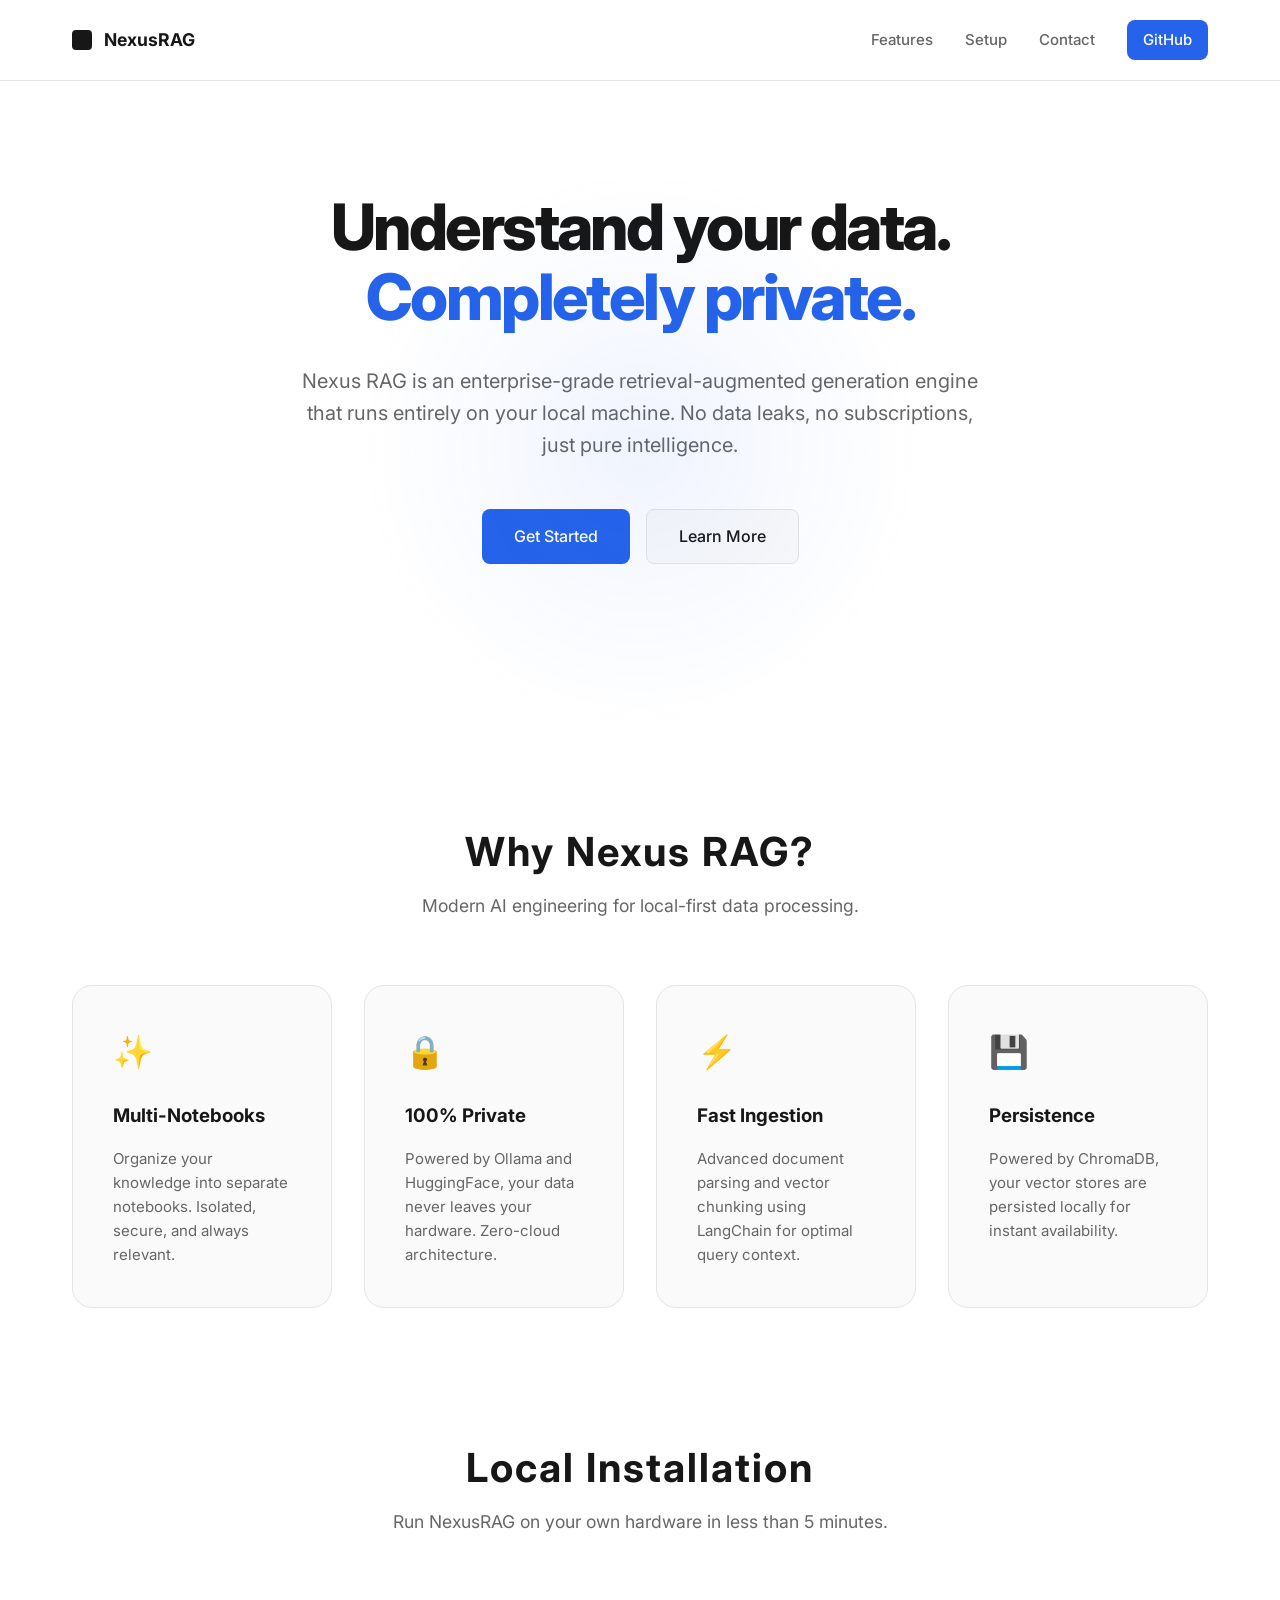
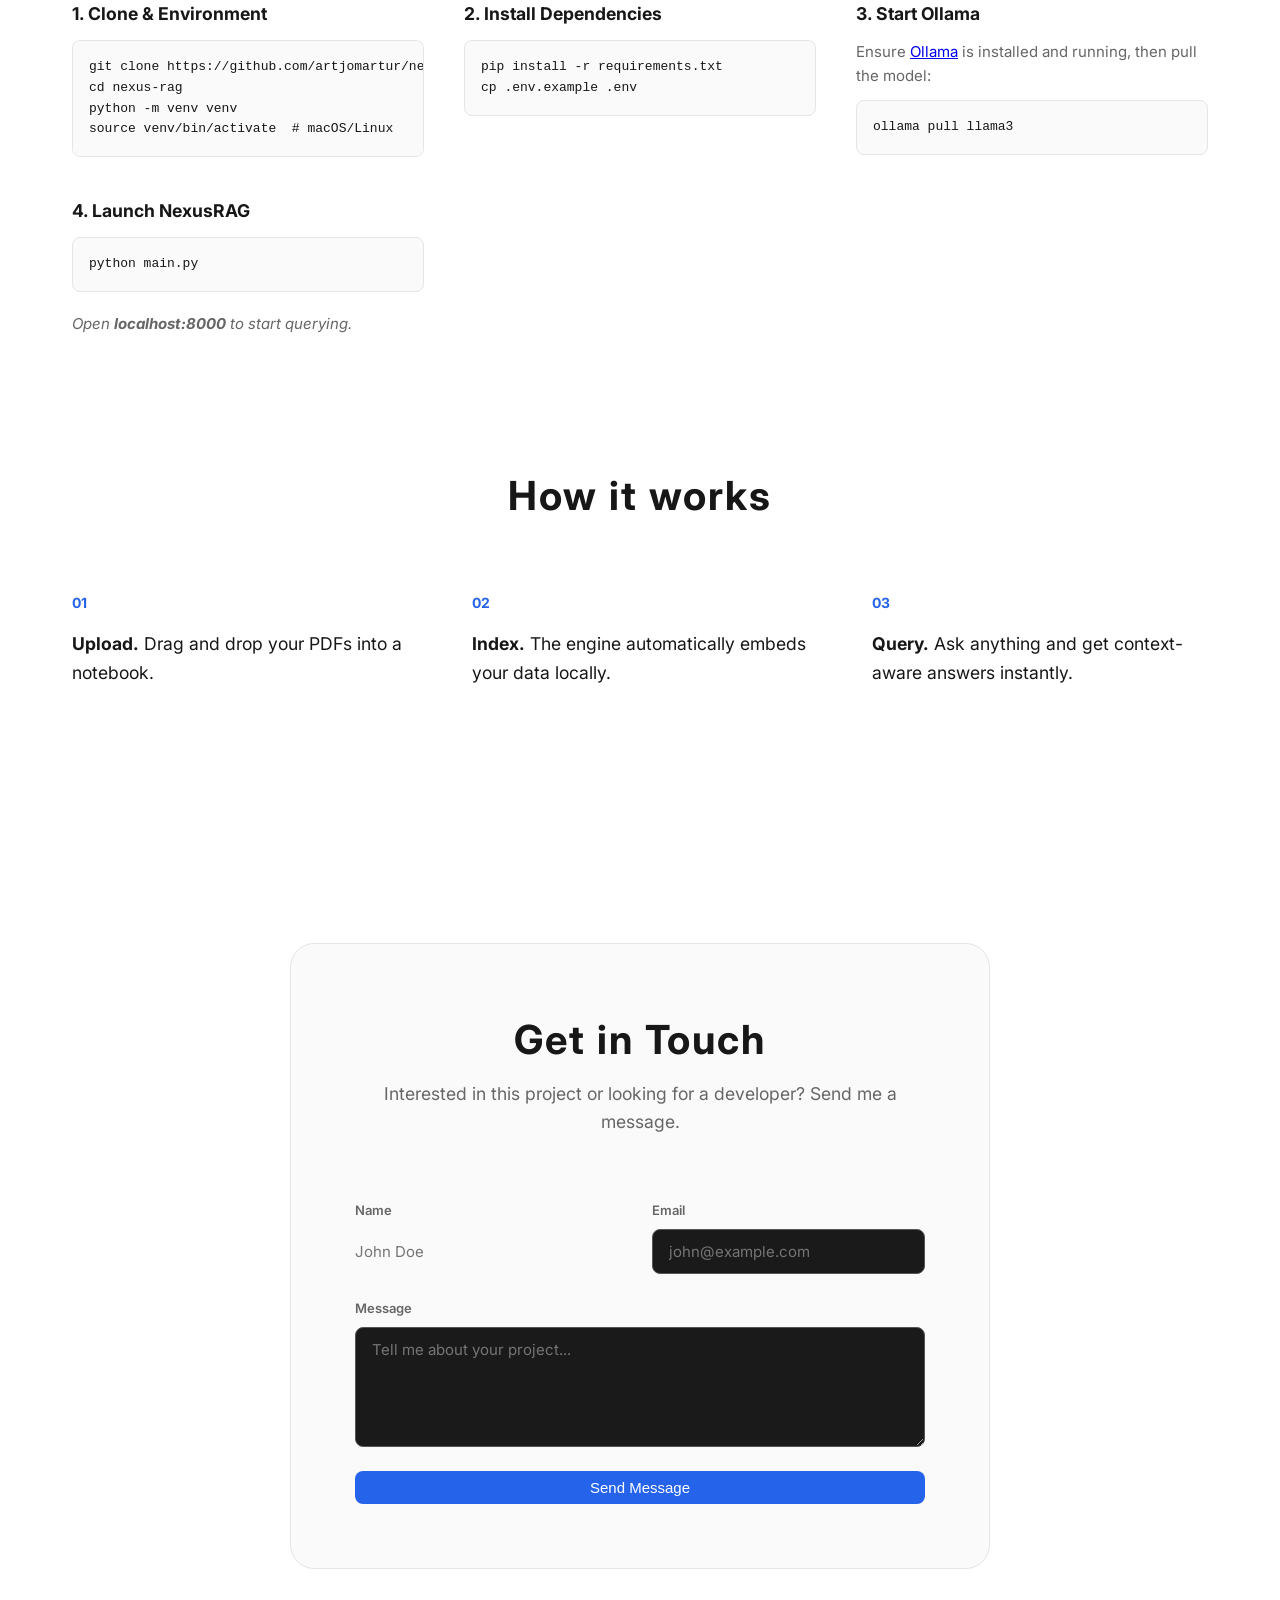
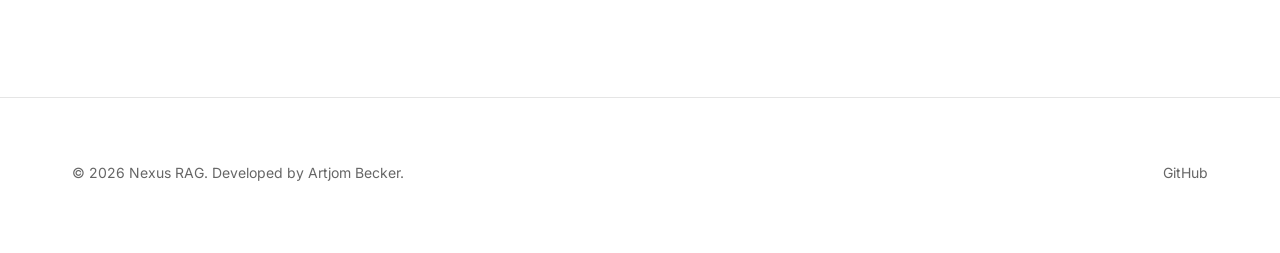
<file: static/index.html>
<!DOCTYPE html>
<html lang="en">
<head>
    <meta charset="UTF-8">
    <meta name="viewport" content="width=device-width, initial-scale=1.0">
    <title>Nexus RAG | Private Intelligence Engine</title>
    <link href="https://fonts.googleapis.com/css2?family=Inter:wght@400;500;600;700&display=swap" rel="stylesheet">
    <link rel="icon" type="image/png" href="favicon.png">
    <link rel="stylesheet" href="styles.css">
</head>
<body class="landing-page">
    <nav class="navbar">
        <div class="container nav-content">
            <div class="logo">
                <span class="logo-icon"></span>
                <span>NexusRAG</span>
            </div>
            <div class="nav-links">
                <a href="#features">Features</a>
                <a href="#setup">Setup</a>
                <a href="#contact">Contact</a>
                <a href="https://github.com/artjomartur/nexus-rag" target="_blank" class="btn primary">GitHub</a>
            </div>
        </div>
    </nav>

    <header class="hero">
        <div class="container hero-content">
            <h1 class="fade-in">Understand your data. <br><span class="highlight">Completely private.</span></h1>
            <p class="fade-in delay-1">Nexus RAG is an enterprise-grade retrieval-augmented generation engine that runs entirely on your local machine. No data leaks, no subscriptions, just pure intelligence.</p>
            <div class="hero-actions fade-in delay-2">
                <a href="#setup" class="btn primary lg">Get Started</a>
                <a href="#features" class="btn secondary lg">Learn More</a>
            </div>
        </div>
    </header>

    <section id="features" class="features">
        <div class="container">
            <div class="section-title">
                <h2>Why Nexus RAG?</h2>
                <p>Modern AI engineering for local-first data processing.</p>
            </div>
            <div class="feature-grid">
                <div class="feature-card">
                    <div class="feature-icon">✨</div>
                    <h3>Multi-Notebooks</h3>
                    <p>Organize your knowledge into separate notebooks. Isolated, secure, and always relevant.</p>
                </div>
                <div class="feature-card">
                    <div class="feature-icon">🔒</div>
                    <h3>100% Private</h3>
                    <p>Powered by Ollama and HuggingFace, your data never leaves your hardware. Zero-cloud architecture.</p>
                </div>
                <div class="feature-card">
                    <div class="feature-icon">⚡️</div>
                    <h3>Fast Ingestion</h3>
                    <p>Advanced document parsing and vector chunking using LangChain for optimal query context.</p>
                </div>
                <div class="feature-card">
                    <div class="feature-icon">💾</div>
                    <h3>Persistence</h3>
                    <p>Powered by ChromaDB, your vector stores are persisted locally for instant availability.</p>
                </div>
            </div>
        </div>
    </section>

    <section id="setup" class="setup-guide">
        <div class="container">
            <div class="section-title">
                <h2>Local Installation</h2>
                <p>Run NexusRAG on your own hardware in less than 5 minutes.</p>
            </div>
            
            <div class="setup-steps">
                <div class="setup-step">
                    <h3>1. Clone & Environment</h3>
                    <pre><code>git clone https://github.com/artjomartur/nexus-rag.git
cd nexus-rag
python -m venv venv
source venv/bin/activate  # macOS/Linux</code></pre>
                </div>

                <div class="setup-step">
                    <h3>2. Install Dependencies</h3>
                    <pre><code>pip install -r requirements.txt
cp .env.example .env</code></pre>
                </div>

                <div class="setup-step">
                    <h3>3. Start Ollama</h3>
                    <p>Ensure <a href="https://ollama.com" target="_blank">Ollama</a> is installed and running, then pull the model:</p>
                    <pre><code>ollama pull llama3</code></pre>
                </div>

                <div class="setup-step">
                    <h3>4. Launch NexusRAG</h3>
                    <pre><code>python main.py</code></pre>
                    <p class="step-hint">Open <strong>localhost:8000</strong> to start querying.</p>
                </div>
            </div>
        </div>
    </section>

    <section id="how-it-works" class="how-it-works">
        <div class="container">
            <div class="section-title">
                <h2>How it works</h2>
            </div>
            <div class="steps-grid">
                <div class="step">
                    <div class="step-num">01</div>
                    <p><strong>Upload.</strong> Drag and drop your PDFs into a notebook.</p>
                </div>
                <div class="step">
                    <div class="step-num">02</div>
                    <p><strong>Index.</strong> The engine automatically embeds your data locally.</p>
                </div>
                <div class="step">
                    <div class="step-num">03</div>
                    <p><strong>Query.</strong> Ask anything and get context-aware answers instantly.</p>
                </div>
            </div>
        </div>
    </section>

    <section id="contact" class="contact">
        <div class="container">
            <div class="contact-card">
                <div class="section-title">
                    <h2>Get in Touch</h2>
                    <p>Interested in this project or looking for a developer? Send me a message.</p>
                </div>
                <form id="contact-form" class="contact-form">
                    <div class="form-row">
                        <div class="form-group">
                            <label for="name">Name</label>
                            <input type="text" id="name" required placeholder="John Doe">
                        </div>
                        <div class="form-group">
                            <label for="email">Email</label>
                            <input type="email" id="email" required placeholder="john@example.com">
                        </div>
                    </div>
                    <div class="form-group">
                        <label for="message">Message</label>
                        <textarea id="message" required placeholder="Tell me about your project..."></textarea>
                    </div>
                    <button type="submit" id="contact-submit" class="btn primary full">Send Message</button>
                    <div id="contact-status" class="status-message"></div>
                </form>
            </div>
        </div>
    </section>

    <footer class="footer">
        <div class="container footer-content">
            <p>&copy; 2026 Nexus RAG. Developed by Artjom Becker.</p>
            <div class="footer-links">
                <a href="https://github.com/artjomartur/nexus-rag">GitHub</a>
            </div>
        </div>
    </footer>

    <script src="app.js"></script>
</body>
</html>
</file>
<file: static/styles.css>
:root {
    --bg: #ffffff;
    --text-primary: #171717;
    --text-muted: #666666;
    --border: #e5e5e5;
    --accent: #2563eb;
    --accent-hover: #1d4ed8;
    --bg-secondary: #fafafa;
    --sidebar-bg: #f9f9f9;
    --error: #dc2626;
    --success: #16a34a;
    --modal-bg: rgba(0, 0, 0, 0.4);
}

[data-theme="dark"] {
    --bg: #0a0a0a;
    --text-primary: #ededed;
    --text-muted: #a1a1a1;
    --border: #262626;
    --accent: #3b82f6;
    --accent-hover: #60a5fa;
    --bg-secondary: #171717;
    --sidebar-bg: #111111;
    --modal-bg: rgba(0, 0, 0, 0.8);
}

* {
    margin: 0;
    padding: 0;
    box-sizing: border-box;

/* Mouse glow spotlight */
.landing-page::after {
    content: '';
    position: fixed;
    inset: 0;
    background: radial-gradient(700px circle at var(--mouse-x, 50%) var(--mouse-y, 50%), rgba(37, 99, 235, 0.07), transparent 40%);
    pointer-events: none;
    z-index: 0;
}
    transition: background-color 0.2s ease, border-color 0.2s ease, color 0.1s ease;
}

body {
    font-family: 'Inter', -apple-system, sans-serif;
    background-color: var(--bg);
    color: var(--text-primary);
    line-height: 1.6;
    -webkit-font-smoothing: antialiased;
    min-height: 100vh;
}

body:not(.landing-page) {
    height: 100vh;
    overflow: hidden;
}

.app-layout {
    display: flex;
    height: 100vh;
    width: 100%;
}

/* Sidebar Styling */
.sidebar {
    width: 260px;
    background-color: var(--sidebar-bg);
    border-right: 1px solid var(--border);
    display: flex;
    flex-direction: column;
    flex-shrink: 0;
}

.sidebar-header {
    padding: 1.5rem;
    border-bottom: 1px solid var(--border);
}

.sidebar-content {
    flex-grow: 1;
    padding: 1.5rem;
    overflow-y: auto;
}

.sidebar-footer {
    padding: 1rem;
    border-top: 1px solid var(--border);
}

.logo {
    display: flex;
    align-items: center;
    gap: 0.75rem;
    font-weight: 700;
    font-size: 1.1rem;
    color: var(--text-primary);
}

.logo-icon {
    width: 20px;
    height: 20px;
    background: var(--text-primary);
    border-radius: 4px;
}

.section-header {
    display: flex;
    justify-content: space-between;
    align-items: center;
    margin-bottom: 1rem;
}

h2 {
    font-size: 0.75rem;
    font-weight: 600;
    color: var(--text-muted);
    text-transform: uppercase;
    letter-spacing: 0.05em;
}

.notebook-list {
    display: flex;
    flex-direction: column;
    gap: 0.25rem;
}

.notebook-item {
    padding: 0.625rem 0.75rem;
    border-radius: 8px;
    font-size: 0.9375rem;
    color: var(--text-primary);
    cursor: pointer;
    transition: background 0.1s;
    white-space: nowrap;
    overflow: hidden;
    text-overflow: ellipsis;
}

.notebook-item:hover {
    background: var(--border);
}

.notebook-item.active {
    background: var(--border);
    font-weight: 600;
}

/* Main Container */
.main-container {
    flex-grow: 1;
    display: flex;
    flex-direction: column;
    overflow-y: auto;
    background: var(--bg);
}

.main-header {
    padding: 2rem 3rem 1rem;
}

.header-info h1 {
    font-size: 1.5rem;
    font-weight: 700;
    letter-spacing: -0.02em;
}

.subtitle {
    font-size: 0.9375rem;
    color: var(--text-muted);
}

.content-area {
    max-width: 800px;
    margin: 0 auto;
    width: 100%;
    padding: 1rem 3rem;
    display: flex;
    flex-direction: column;
    gap: 1.5rem;
}

.knowledge-overview {
    padding: 0 3rem;
    margin: 1.5rem auto 0;
    max-width: 800px;
    width: 100%;
}

.file-list {
    display: flex;
    flex-wrap: wrap;
    gap: 0.5rem;
    margin-top: 0.75rem;
}

.file-chip {
    background: var(--bg-secondary);
    border: 1px solid var(--border);
    padding: 4px 10px;
    border-radius: 6px;
    font-size: 0.8125rem;
    color: var(--text-muted);
}

/* Modal */
.modal {
    display: none;
    position: fixed;
    top: 0;
    left: 0;
    width: 100%;
    height: 100%;
    background: var(--modal-bg);
    z-index: 1000;
    justify-content: center;
    align-items: center;
}

.modal.visible { display: flex; }

.modal-content {
    background: var(--bg);
    padding: 2rem;
    border-radius: 16px;
    width: 400px;
    max-width: 90%;
    box-shadow: 0 20px 40px rgba(0,0,0,0.2);
}

.modal-content h3 { margin-bottom: 0.5rem; }
.modal-content p { color: var(--text-muted); margin-bottom: 1.5rem; font-size: 0.9375rem; }
.modal-content input {
    width: 100%;
    padding: 0.75rem 1rem;
    border: 1px solid var(--border);
    border-radius: 8px;
    background: var(--bg-secondary);
    color: var(--text-primary);
    margin-bottom: 2rem;
    outline: none;
}

.modal-actions {
    display: flex;
    justify-content: flex-end;
    gap: 0.75rem;
}

/* Shared Components Integration */
.container {
    max-width: 1200px;
    margin: 0 auto;
    padding: 0 2rem;
}

.btn { padding: 0.625rem 1.25rem; border-radius: 8px; font-weight: 500; cursor: pointer; border: 1px solid var(--border); background: #fff; color: #171717; display: inline-flex; align-items: center; justify-content: center; text-decoration: none; font-size: 0.9375rem; transition: opacity 0.2s, background 0.2s; }
.btn.primary { background: #2563eb; color: #fff; border: none; }
.btn.secondary { background: var(--bg-secondary); border: 1px solid var(--border); color: var(--text-primary); }
.btn.lg { padding: 0.875rem 2rem; font-size: 1rem; }
.btn.full { width: 100%; }
.btn:hover { opacity: 0.8; }
.highlight { color: #2563eb; }

/* Navbar */
.navbar {
    position: fixed;
    top: 0;
    width: 100%;
    z-index: 1000;
    padding: 1.25rem 0;
    background: rgba(255, 255, 255, 0.8);
    backdrop-filter: blur(12px);
    border-bottom: 1px solid var(--border);
}

[data-theme="dark"] .navbar {
    background: rgba(10, 10, 10, 0.8);
}

.nav-content {
    display: flex;
    justify-content: space-between;
    align-items: center;
}

.nav-links {
    display: flex;
    gap: 2rem;
    align-items: center;
}

.nav-links a {
    text-decoration: none;
    color: var(--text-muted);
    font-size: 0.9375rem;
    font-weight: 500;
    transition: color 0.2s;
}

.nav-links a:hover {
    color: var(--text-primary);
}

/* Hero Section */
.hero {
    padding: 12rem 0 8rem;
    text-align: center;
}

.hero-content {
    max-width: 900px;
}

.hero h1 {
    font-size: 4rem;
    font-weight: 800;
    line-height: 1.1;
    letter-spacing: -0.04em;
    margin-bottom: 2rem;
}

.hero p {
    font-size: 1.25rem;
    color: var(--text-muted);
    margin-bottom: 3rem;
    max-width: 700px;
    margin-left: auto;
    margin-right: auto;
}

.hero-actions {
    display: flex;
    justify-content: center;
    gap: 1rem;
}

/* Features */
.features, .how-it-works, .contact {
    padding: 8rem 0;
}

.section-title {
    text-align: center;
    margin-bottom: 4rem;
}

.section-title h2 {
    font-size: 2.5rem;
    color: var(--text-primary);
    text-transform: none;
    font-weight: 700;
    margin-bottom: 0.5rem;
}

.section-title p {
    color: var(--text-muted);
    font-size: 1.1rem;
}

.feature-grid {
    display: grid;
    grid-template-columns: repeat(auto-fit, minmax(250px, 1fr));
    gap: 2rem;
}

.feature-card {
    padding: 2.5rem;
    background: var(--bg-secondary);
    border: 1px solid var(--border);
    border-radius: 20px;
    transition: transform 0.2s;
}

.feature-card:hover {
    transform: translateY(-4px);
}

.feature-icon {
    font-size: 2rem;
    margin-bottom: 1.5rem;
    display: block;
}

.feature-card h3 {
    margin-bottom: 1rem;
    font-weight: 700;
}

.feature-card p {
    color: var(--text-muted);
    font-size: 0.9375rem;
}

/* How it Works */
.steps-grid {
    display: grid;
    grid-template-columns: repeat(auto-fit, minmax(280px, 1fr));
    gap: 4rem;
}

.step-num {
    font-size: 0.875rem;
    font-weight: 700;
    color: #2563eb;
    margin-bottom: 1rem;
}

.step p {
    font-size: 1.1rem;
    color: var(--text-primary);
}

/* Contact */
.contact-card {
    max-width: 700px;
    margin: 0 auto;
    padding: 4rem;
    background: var(--bg-secondary);
    border: 1px solid var(--border);
    border-radius: 24px;
}

.contact-form {
    display: flex;
    flex-direction: column;
    gap: 1.5rem;
}

.form-row {
    display: flex;
    gap: 1.5rem;
}

.form-group {
    display: flex;
    flex-direction: column;
    gap: 0.5rem;
    flex: 1;
}

.form-group label {
    font-size: 0.8125rem;
    font-weight: 600;
    color: var(--text-muted);
}

.form-group input, .form-group textarea {
    padding: 0.75rem 1rem;
    border-radius: 8px;
    border: 1.5px solid #555;
    background: #1a1a1a;
    color: #ededed;
    font-family: inherit;
    font-size: 0.9375rem;
    outline: none;
    width: 100%;
    box-sizing: border-box;
    transition: border-color 0.2s;
}

.form-group input:focus, .form-group textarea:focus {
    border-color: #2563eb;
    box-shadow: 0 0 0 3px rgba(37, 99, 235, 0.15);
}

/* Override browser autofill so Name & Email look identical */
.form-group input:-webkit-autofill,
.form-group input:-webkit-autofill:hover,
.form-group input:-webkit-autofill:focus {
    -webkit-box-shadow: 0 0 0px 1000px #1a1a1a inset;
    -webkit-text-fill-color: #ededed;
    border-color: #555;
    transition: background-color 5000s ease-in-out 0s;
}

.form-group textarea {
    min-height: 120px;
    resize: vertical;
}

/* Setup Guide */
.setup-guide {
    background: var(--bg);
}

.setup-steps {
    display: grid;
    grid-template-columns: repeat(auto-fit, minmax(300px, 1fr));
    gap: 2.5rem;
    margin-top: 3rem;
}

.setup-step {
    display: flex;
    flex-direction: column;
    gap: 0.75rem;
}

.setup-step h3 {
    font-size: 1.1rem;
    font-weight: 700;
}

.setup-step p {
    font-size: 0.9375rem;
    color: var(--text-muted);
}

.setup-step pre {
    background: var(--bg-secondary);
    border: 1px solid var(--border);
    padding: 1rem;
    border-radius: 8px;
    overflow-x: auto;
}

.setup-step code {
    font-family: 'Courier New', Courier, monospace;
    font-size: 0.8125rem;
    color: var(--text-primary);
    white-space: pre;
}

.step-hint {
    margin-top: 0.5rem;
    font-style: italic;
    color: #2563eb;
}

.footer {
    padding: 4rem 0;
    border-top: 1px solid var(--border);
}

.footer-content {
    display: flex;
    justify-content: space-between;
    color: var(--text-muted);
    font-size: 0.875rem;
}

.footer-links a {
    color: var(--text-muted);
    text-decoration: none;
    margin-left: 2rem;
}

/* Animations */
.fade-in { animation: fadeIn 0.8s ease-out forwards; opacity: 0; }
.delay-1 { animation-delay: 0.2s; }
.delay-2 { animation-delay: 0.4s; }

@keyframes fadeIn {
    from { opacity: 0; transform: translateY(20px); }
    to { opacity: 1; transform: translateY(0); }
}

@media (max-width: 900px) {
    .hero h1 { font-size: 3rem; }
    .form-row { flex-direction: column; }
    .contact-card { padding: 2rem; }
}

.upload-box:hover { border-color: var(--text-primary); background: #f4f4f4; }
.upload-content p { font-size: 0.875rem; color: var(--text-muted); margin-top: 0.5rem; }

.chat-box { display: flex; flex-direction: column; gap: 1.5rem; margin-top: 1rem; padding-bottom: 6rem; }
.message { display: flex; gap: 1rem; }
.avatar { width: 32px; height: 32px; border-radius: 6px; background: var(--bg-secondary); border: 1px solid var(--border); display: flex; align-items: center; justify-content: center; }
.msg-content { font-size: 0.9375rem; padding-top: 4px; }

.input-container { position: sticky; bottom: 0; background: var(--bg); padding: 1.5rem 3rem 2rem; margin-top: auto; }
.input-area { display: flex; align-items: center; border: 1px solid var(--border); border-radius: 12px; padding: 4px 6px 4px 14px; box-shadow: 0 4px 12px rgba(0,0,0,0.03); }
input[type="text"] { flex-grow: 1; border: none; outline: none; padding: 0.75rem 0; font-size: 0.9375rem; background: transparent; color: var(--text-primary); }

.theme-toggle {
    display: flex;
    align-items: center;
    gap: 0.75rem;
    background: transparent;
    border: none;
    color: var(--text-muted);
    cursor: pointer;
    font-size: 0.875rem;
    font-weight: 500;
}

.theme-toggle svg { width: 18px; height: 18px; }

.btn { padding: 0.5rem 1rem; border-radius: 8px; font-weight: 500; cursor: pointer; border: 1px solid var(--border); background: #fff; color: #171717; }
.btn.primary { background: #2563eb; color: #fff; border: none; }
.btn:hover { opacity: 0.8; }

.icon-btn { background: transparent; border: none; color: var(--text-muted); cursor: pointer; padding: 4px; border-radius: 4px; display: flex; align-items: center; justify-content: center; }
.icon-btn:hover { background: var(--border); color: var(--text-primary); }

#send-btn { width: 36px; height: 36px; background: var(--text-primary); color: #fff; border: none; border-radius: 8px; display: flex; align-items: center; justify-content: center; opacity: 0.5; }
#send-btn.active { opacity: 1; }

.status-message { font-size: 0.8125rem; margin-top: 0.5rem; text-align: center; display: none; }
.status-message.visible { display: block; }

@media (max-width: 768px) {
    .sidebar { display: none; }
    .main-header, .content-area, .knowledge-overview, .input-container { padding: 1.5rem; }
}
</file>
